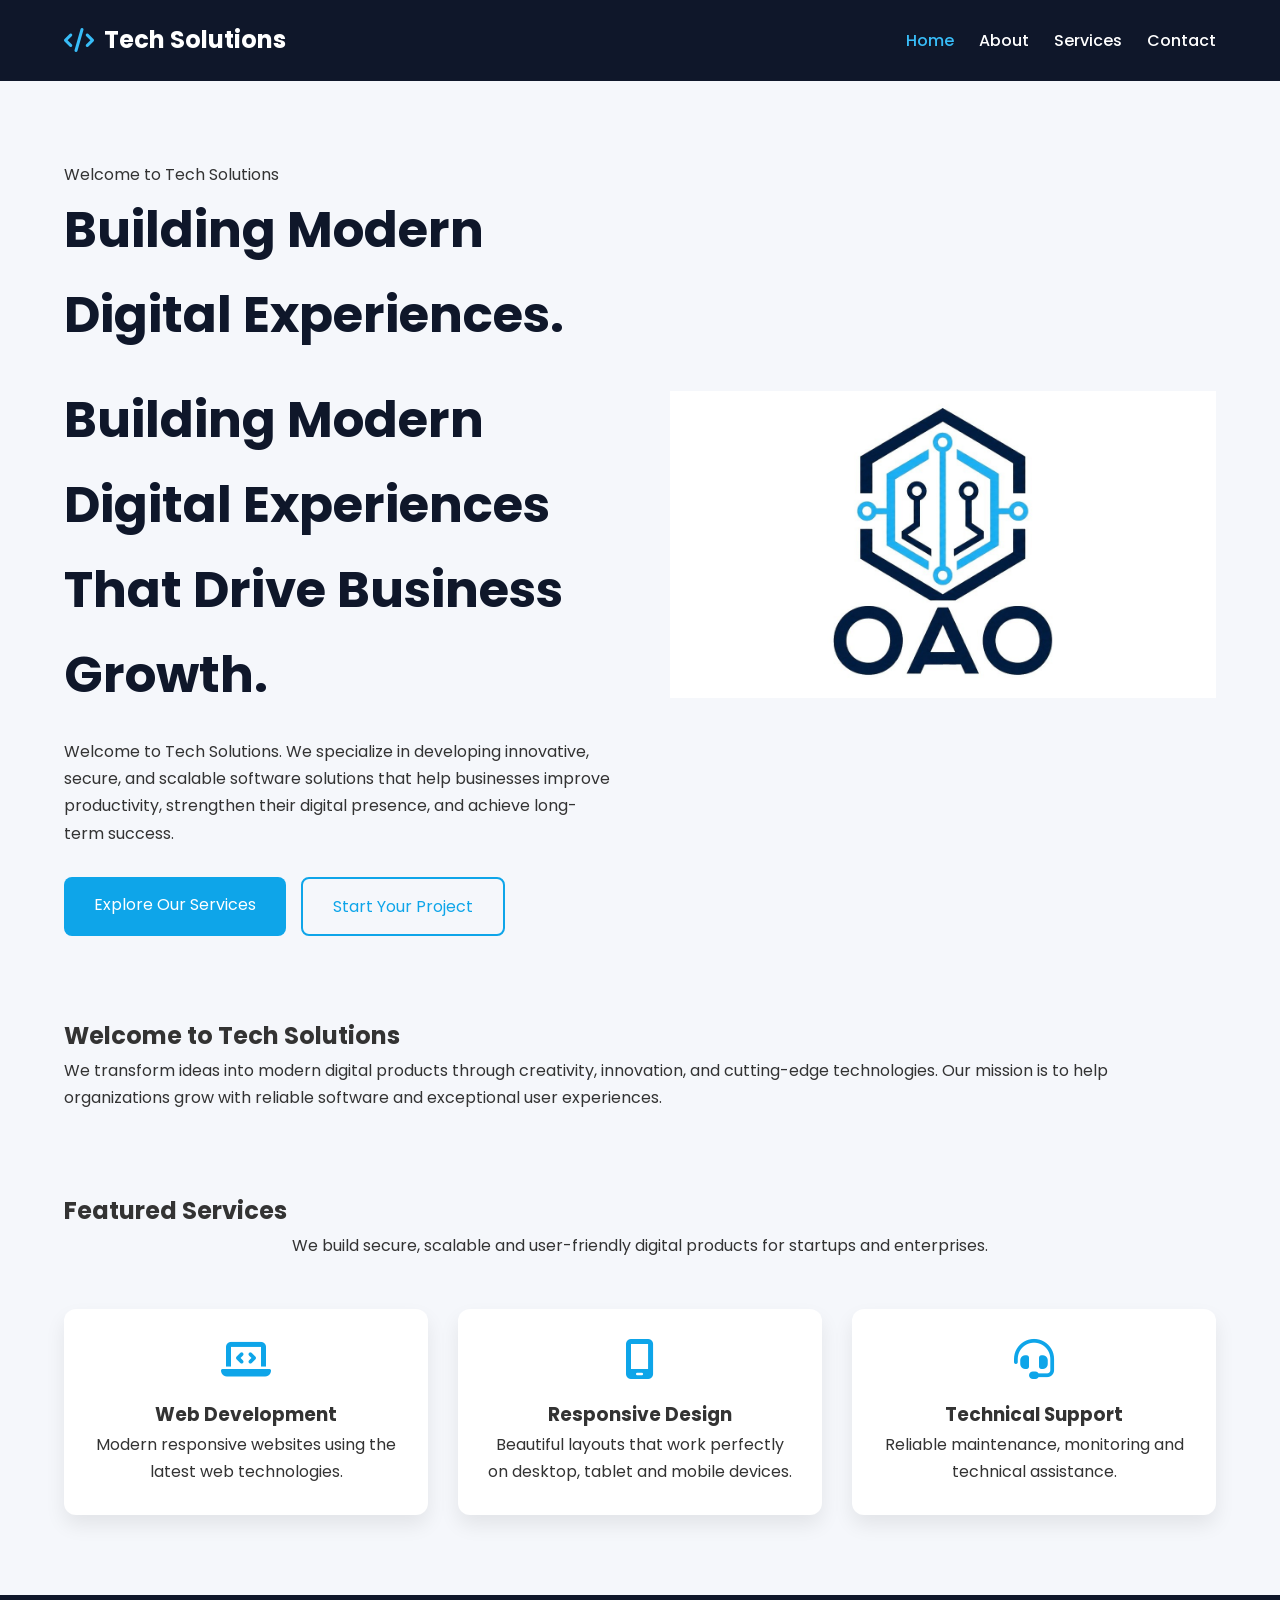
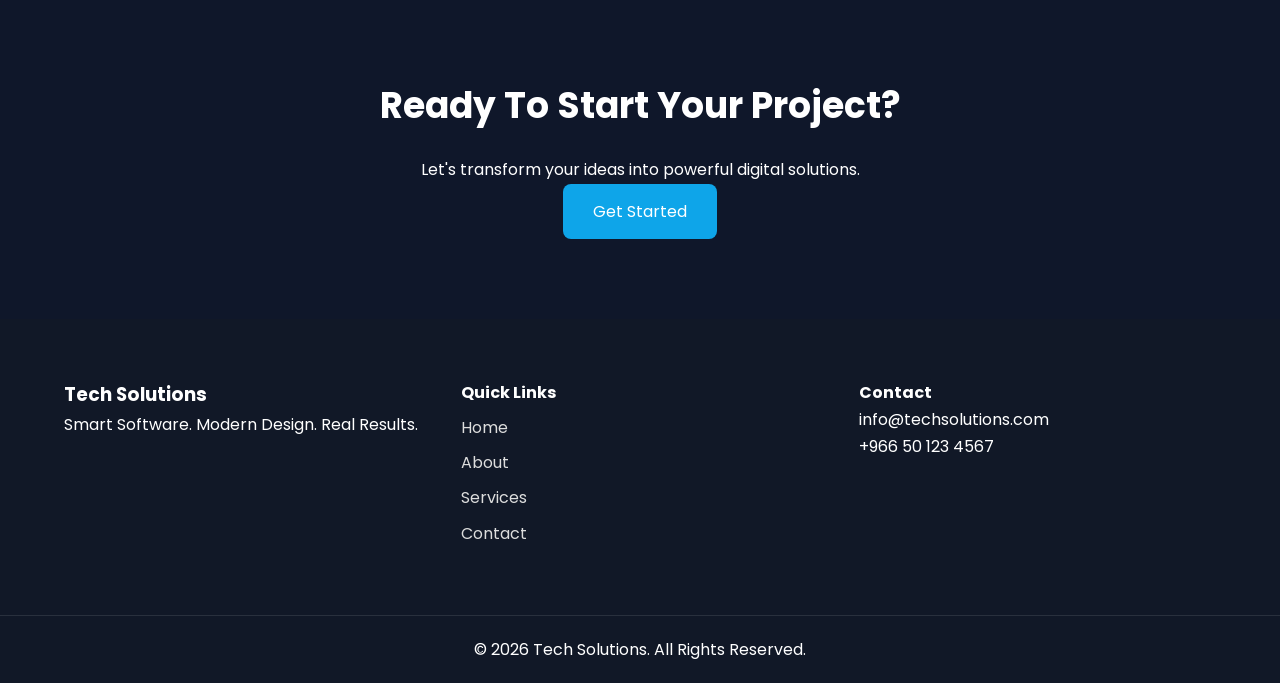
<file: index.html>
<!DOCTYPE html>
<html lang="en">

<head>

    <meta charset="UTF-8">

    <meta name="viewport"
          content="width=device-width, initial-scale=1.0">

    <title>Tech Solutions | Home</title>

    <link rel="stylesheet"
          href="css/style.css">

    <link rel="preconnect"
          href="https://fonts.googleapis.com">

    <link rel="preconnect"
          href="https://fonts.gstatic.com"
          crossorigin>

    <link href="https://fonts.googleapis.com/css2?family=Poppins:wght@300;400;500;600;700;800&display=swap"
          rel="stylesheet">

    <link rel="stylesheet"
          href="https://cdnjs.cloudflare.com/ajax/libs/font-awesome/6.7.2/css/all.min.css">

</head>

<body>

<header>

    <div class="container">

        <div class="logo">

            <i class="fa-solid fa-code"></i>

            <span>Tech Solutions</span>

        </div>

        <nav>

            <a class="active"
               href="index.html">

                Home

            </a>

            <a href="about.html">

                About

            </a>

            <a href="services.html">

                Services

            </a>

            <a href="contact.html">

                Contact

            </a>

        </nav>

    </div>

</header>

<section class="hero">

    <div class="container hero-content">

        <div class="hero-text">

            <span class="hero-badge">
                Welcome to Tech Solutions
            </span>
            <h1>

                Building Modern Digital Experiences.

            <h1>
                Building Modern Digital Experiences That Drive Business Growth.
            </h1>

            <p>
                Welcome to Tech Solutions. We specialize in developing innovative,
                secure, and scalable software solutions that help businesses improve
                productivity, strengthen their digital presence, and achieve long-term success.
            </p>

            <div class="hero-buttons">

                <a href="services.html" class="btn">
                    Explore Our Services
                </a>

                <a href="contact.html" class="btn-outline">
                    Start Your Project
                </a>

            </div>

        </div>

        <div class="hero-image">

            <img src="images/hero.png"
                 alt="Tech Solutions Hero">

        </div>

    </div>

</section>

<section class="welcome-banner">

    <div class="container">

        <h2>Welcome to Tech Solutions</h2>

        <p>
            We transform ideas into modern digital products through creativity,
            innovation, and cutting-edge technologies. Our mission is to help
            organizations grow with reliable software and exceptional user experiences.
        </p>

    </div>

</section>

<section class="services-preview">

    <div class="container">

        <h2>

            Featured Services

        </h2>

        <p class="section-text">

            We build secure, scalable and user-friendly
            digital products for startups and enterprises.

        </p>

        <div class="cards">

            <div class="card">

                <i class="fa-solid fa-laptop-code"></i>

                <h3>

                    Web Development

                </h3>

                <p>

                    Modern responsive websites using
                    the latest web technologies.

                </p>

            </div>

            <div class="card">

                <i class="fa-solid fa-mobile-screen"></i>

                <h3>

                    Responsive Design

                </h3>

                <p>

                    Beautiful layouts that work perfectly
                    on desktop, tablet and mobile devices.

                </p>

            </div>

            <div class="card">

                <i class="fa-solid fa-headset"></i>

                <h3>

                    Technical Support

                </h3>

                <p>

                    Reliable maintenance,
                    monitoring and technical assistance.

                </p>

            </div>

        </div>

    </div>

</section>

<section class="cta">

    <div class="container">

        <h2>

            Ready To Start Your Project?

        </h2>

        <p>

            Let's transform your ideas into powerful
            digital solutions.

        </p>

        <a href="contact.html"
           class="btn">

            Get Started

        </a>

    </div>

</section>

<footer>

    <div class="container footer-content">

        <div>

            <h3>

                Tech Solutions

            </h3>

            <p>

                Smart Software.
                Modern Design.
                Real Results.

            </p>

        </div>

        <div>

            <h4>

                Quick Links

            </h4>

            <a href="index.html">Home</a>

            <a href="about.html">About</a>

            <a href="services.html">Services</a>

            <a href="contact.html">Contact</a>

        </div>

        <div>

            <h4>

                Contact

            </h4>

            <p>

                info@techsolutions.com

            </p>

            <p>

                +966 50 123 4567

            </p>

        </div>

    </div>

    <div class="copyright">

        © 2026 Tech Solutions.
        All Rights Reserved.

    </div>

</footer>

<script src="js/script.js"></script>

</body>

</html>
</file>
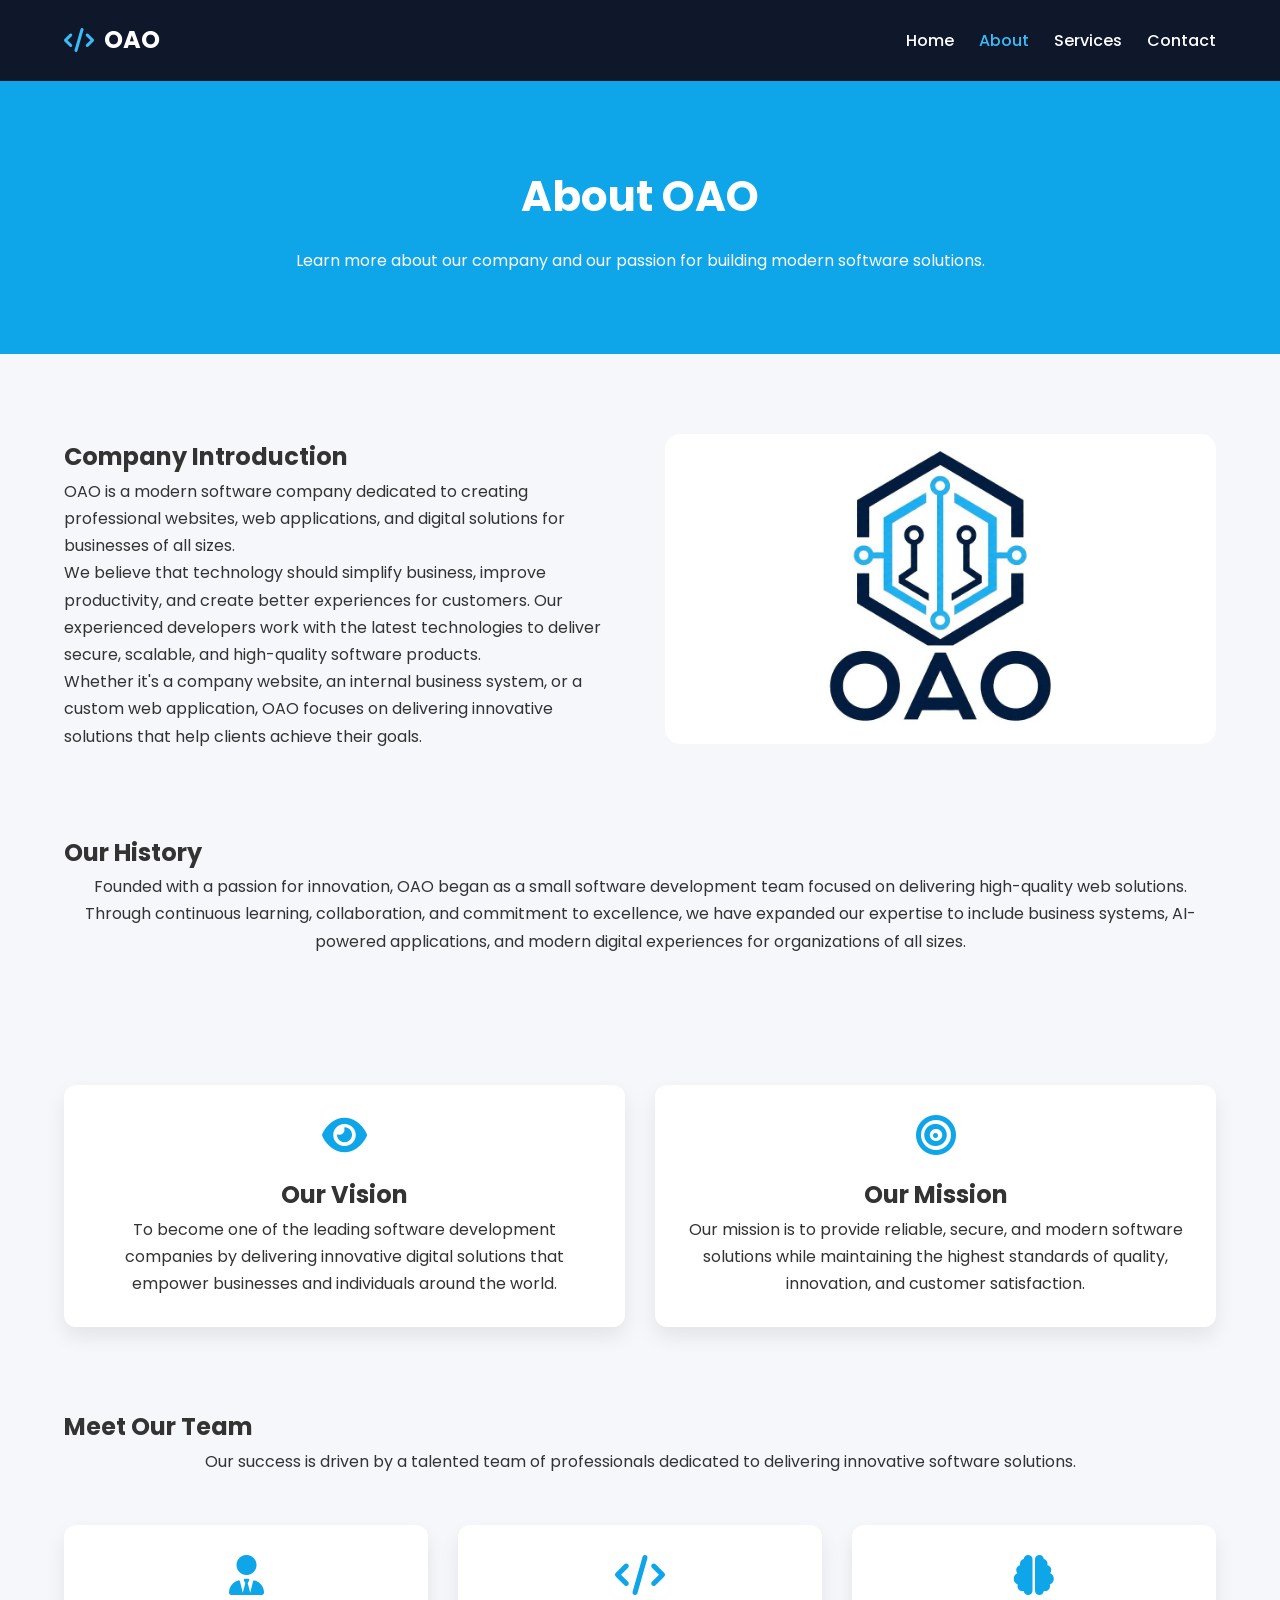
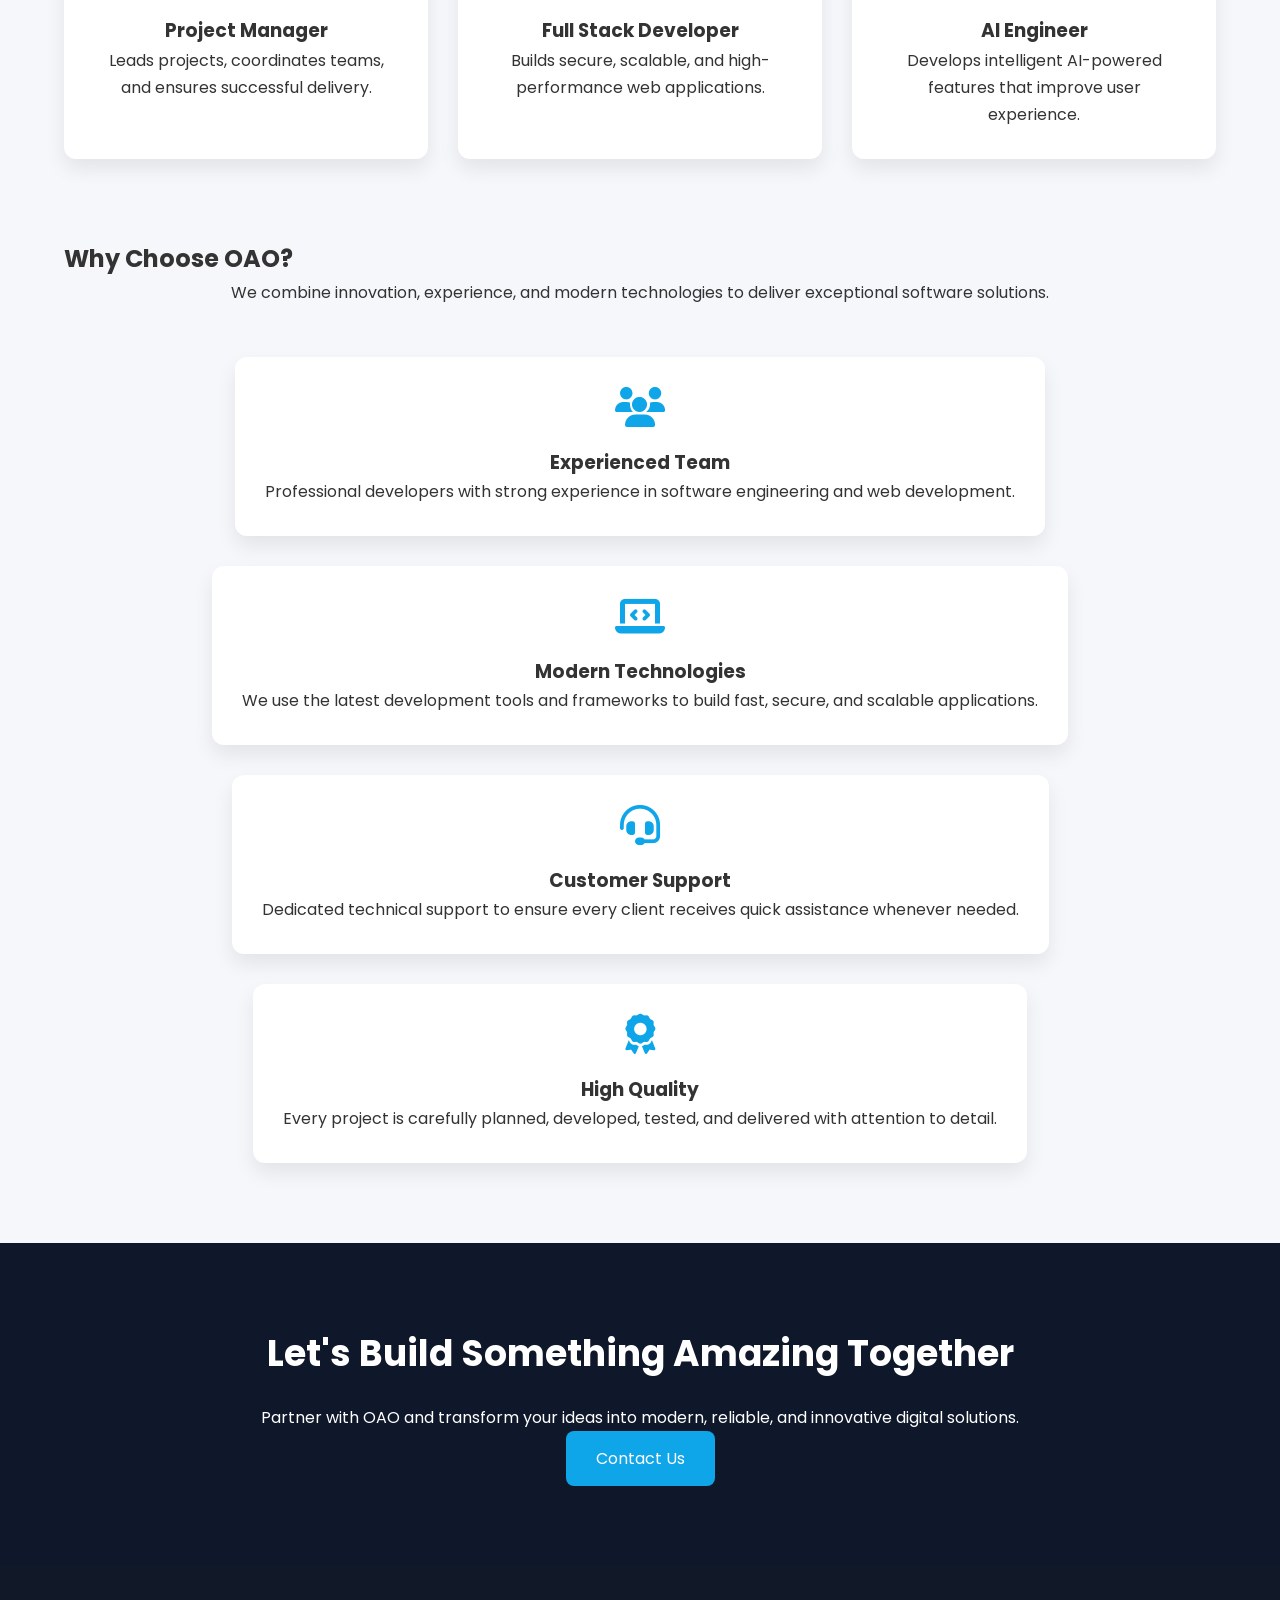
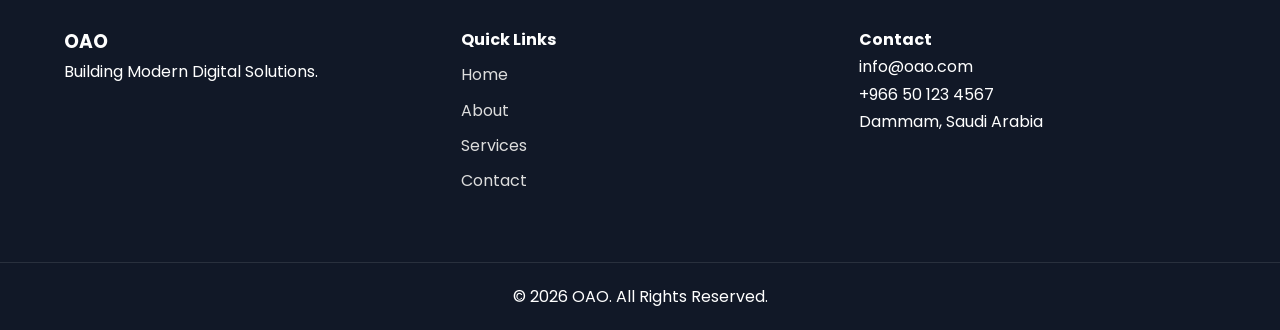
<file: about.html>
<!DOCTYPE html>
<html lang="en">

<head>

    <meta charset="UTF-8">

    <meta name="viewport" content="width=device-width, initial-scale=1.0">

    <title>OAO | About</title>

    <link rel="stylesheet" href="css/style.css">

    <link rel="preconnect" href="https://fonts.googleapis.com">

    <link rel="preconnect" href="https://fonts.gstatic.com" crossorigin>

    <link href="https://fonts.googleapis.com/css2?family=Poppins:wght@300;400;500;600;700&display=swap" rel="stylesheet">

    <link rel="stylesheet"
        href="https://cdnjs.cloudflare.com/ajax/libs/font-awesome/6.7.2/css/all.min.css">

</head>

<body>

<header>

    <div class="container">

        <div class="logo">

            <i class="fa-solid fa-code"></i>

            <span>OAO</span>

        </div>

        <nav>

            <a href="index.html">Home</a>

            <a class="active" href="about.html">About</a>

            <a href="services.html">Services</a>

            <a href="contact.html">Contact</a>

        </nav>

    </div>

</header>

<section class="page-banner">

    <div class="container">

        <h1>About OAO</h1>

        <p>

            Learn more about our company and our passion for building
            modern software solutions.

        </p>

    </div>

</section>

<section class="about">

    <div class="container">

        <div class="about-content">

            <div>

                <h2>Company Introduction</h2>

                <p>

                    OAO is a modern software company dedicated to creating
                    professional websites, web applications, and digital
                    solutions for businesses of all sizes.

                </p>

                <p>

                    We believe that technology should simplify business,
                    improve productivity, and create better experiences
                    for customers. Our experienced developers work with
                    the latest technologies to deliver secure, scalable,
                    and high-quality software products.

                </p>

                <p>

                    Whether it's a company website, an internal business
                    system, or a custom web application, OAO focuses on
                    delivering innovative solutions that help clients
                    achieve their goals.

                </p>

            </div>

            <div>

                <img src="images/hero.png"
                     alt="About OAO">

            </div>

        </div>

    </div>

</section>

<section class="history">

    <div class="container">

        <h2>Our History</h2>

        <p class="section-text">

            Founded with a passion for innovation, OAO began as a small software
            development team focused on delivering high-quality web solutions.
            Through continuous learning, collaboration, and commitment to excellence,
            we have expanded our expertise to include business systems, AI-powered
            applications, and modern digital experiences for organizations of all sizes.

        </p>

    </div>

</section>
<section class="vision-mission">

    <div class="container">

        <div class="info-card">

            <i class="fa-solid fa-eye"></i>

            <h2>Our Vision</h2>

            <p>

                To become one of the leading software development companies
                by delivering innovative digital solutions that empower
                businesses and individuals around the world.

            </p>

        </div>

        <div class="info-card">

            <i class="fa-solid fa-bullseye"></i>

            <h2>Our Mission</h2>

            <p>

                Our mission is to provide reliable, secure, and modern
                software solutions while maintaining the highest standards
                of quality, innovation, and customer satisfaction.

            </p>

        </div>

    </div>

</section>

<section class="team">

    <div class="container">

        <h2>Meet Our Team</h2>

        <p class="section-text">

            Our success is driven by a talented team of professionals dedicated
            to delivering innovative software solutions.

        </p>

        <div class="cards">

            <div class="card">

                <i class="fa-solid fa-user-tie"></i>

                <h3>Project Manager</h3>

                <p>

                    Leads projects, coordinates teams, and ensures successful delivery.

                </p>

            </div>

            <div class="card">

                <i class="fa-solid fa-code"></i>

                <h3>Full Stack Developer</h3>

                <p>

                    Builds secure, scalable, and high-performance web applications.

                </p>

            </div>

            <div class="card">

                <i class="fa-solid fa-brain"></i>

                <h3>AI Engineer</h3>

                <p>

                    Develops intelligent AI-powered features that improve user experience.

                </p>

            </div>

        </div>

    </div>

</section>

<section class="why-us">

    <div class="container">

        <h2>Why Choose OAO?</h2>

        <p class="section-text">

            We combine innovation, experience, and modern technologies
            to deliver exceptional software solutions.

        </p>

        <div class="features">

            <div class="feature">

                <i class="fa-solid fa-users"></i>

                <h3>Experienced Team</h3>

                <p>

                    Professional developers with strong experience
                    in software engineering and web development.

                </p>

            </div>

            <div class="feature">
                <i class="fa-solid fa-laptop-code"></i>

                <h3>Modern Technologies</h3>

                <p>

                    We use the latest development tools and frameworks
                    to build fast, secure, and scalable applications.

                </p>

            </div>

            <div class="feature">

                <i class="fa-solid fa-headset"></i>

                <h3>Customer Support</h3>

                <p>

                    Dedicated technical support to ensure every client
                    receives quick assistance whenever needed.

                </p>

            </div>

            <div class="feature">

                <i class="fa-solid fa-award"></i>

                <h3>High Quality</h3>

                <p>

                    Every project is carefully planned, developed,
                    tested, and delivered with attention to detail.

                </p>

            </div>

        </div>

    </div>

</section>

<section class="cta">

    <div class="container">

        <h2>

            Let's Build Something Amazing Together

        </h2>

        <p>

            Partner with OAO and transform your ideas into modern,
            reliable, and innovative digital solutions.

        </p>

        <a href="contact.html" class="btn">

            Contact Us

        </a>

    </div>

</section>

<footer>

    <div class="container footer-content">

        <div>

            <h3>OAO</h3>

            <p>

                Building Modern Digital Solutions.

            </p>

        </div>

        <div>

            <h4>Quick Links</h4>

            <a href="index.html">Home</a>

            <a href="about.html">About</a>

            <a href="services.html">Services</a>

            <a href="contact.html">Contact</a>

        </div>

        <div>

            <h4>Contact</h4>

            <p>info@oao.com</p>

            <p>+966 50 123 4567</p>

            <p>Dammam, Saudi Arabia</p>

        </div>

    </div>

    <div class="copyright">

        © 2026 OAO. All Rights Reserved.

    </div>

</footer>

<script src="js/script.js"></script>

</body>

</html>
</file>
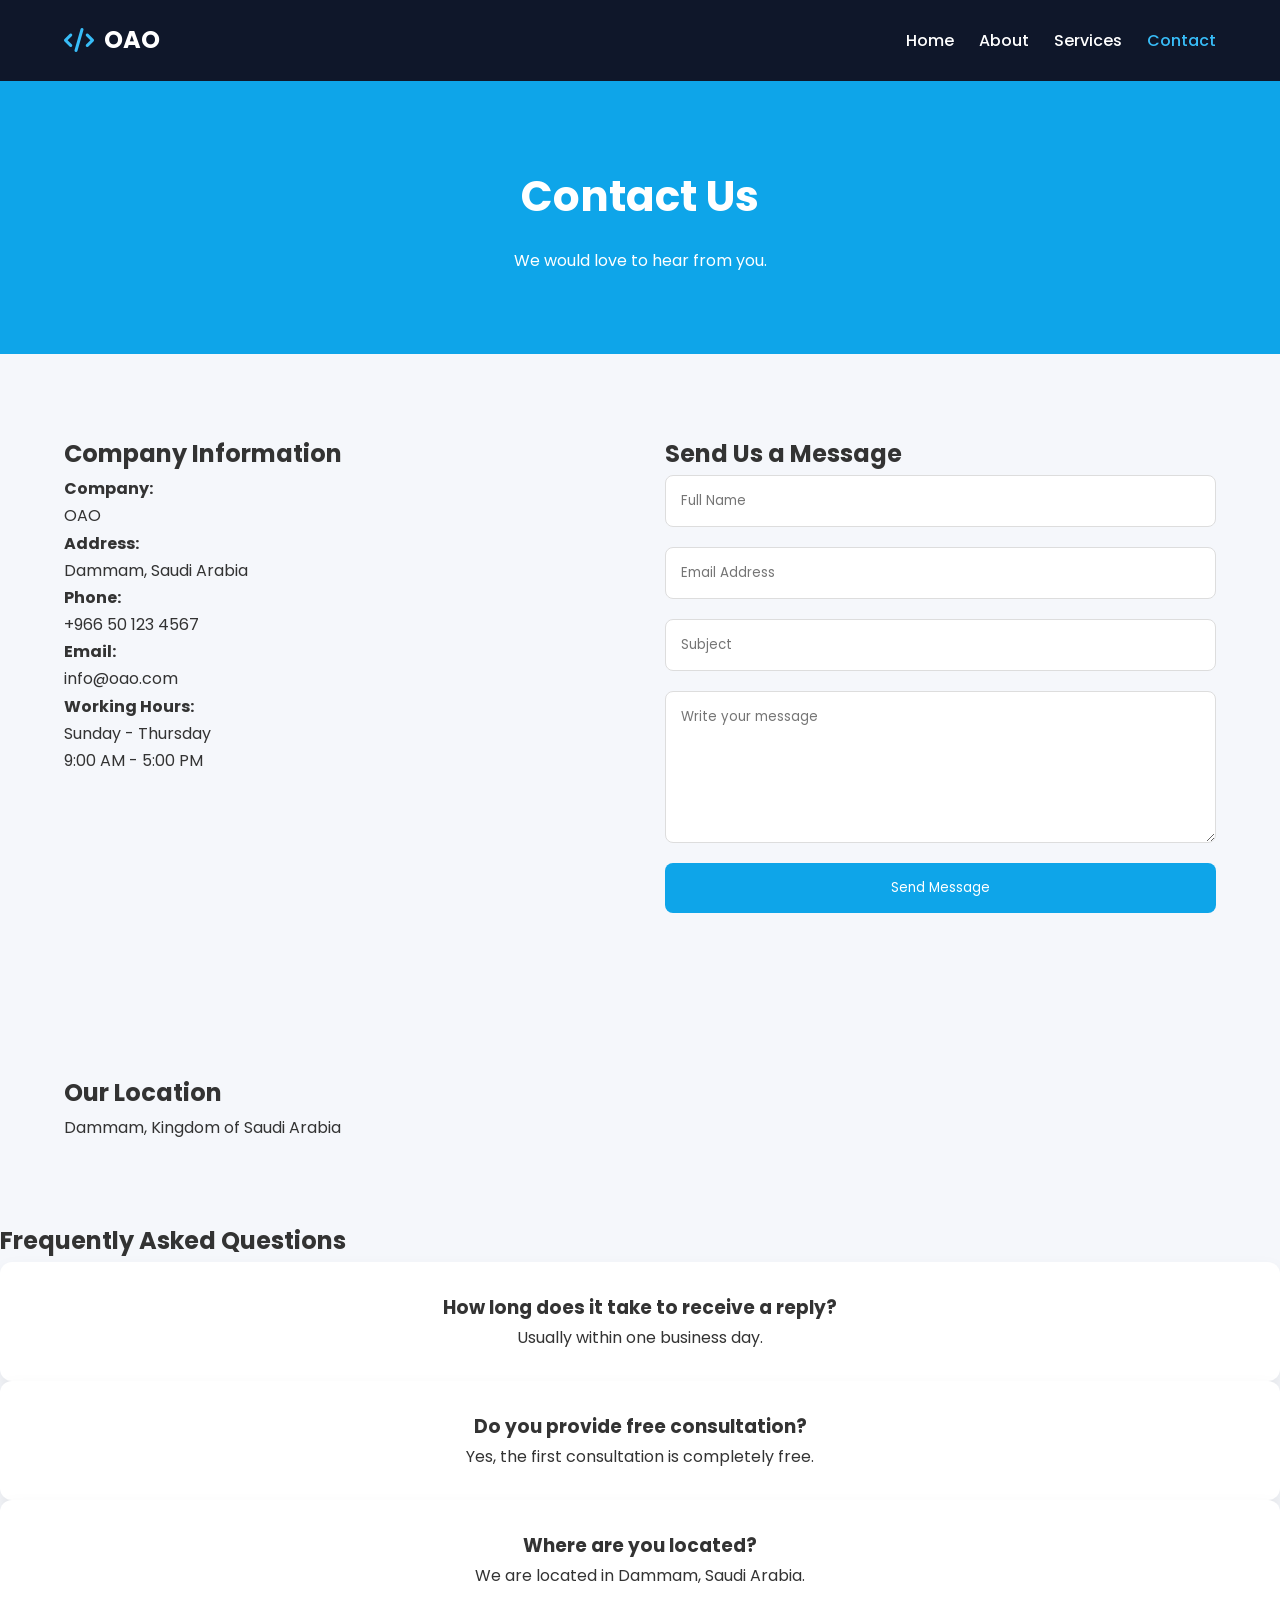
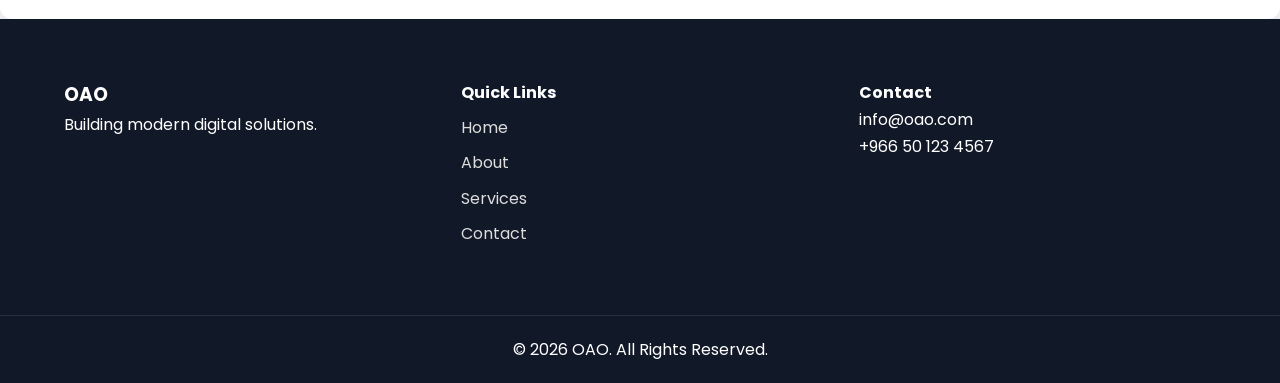
<file: contact.html>
<!DOCTYPE html>
<html lang="en">

<head>

    <meta charset="UTF-8">

    <meta name="viewport" content="width=device-width, initial-scale=1.0">

    <title>OAO | Contact</title>

    <link rel="stylesheet" href="css/style.css">

    <link rel="preconnect" href="https://fonts.googleapis.com">

    <link rel="preconnect" href="https://fonts.gstatic.com" crossorigin>

    <link href="https://fonts.googleapis.com/css2?family=Poppins:wght@300;400;500;600;700&display=swap" rel="stylesheet">

    <link rel="stylesheet"
        href="https://cdnjs.cloudflare.com/ajax/libs/font-awesome/6.7.2/css/all.min.css">

</head>

<body>

<header>

<div class="container">

<div class="logo">

<i class="fa-solid fa-code"></i>

<span>OAO</span>

</div>

<nav>

<a href="index.html">Home</a>

<a href="about.html">About</a>

<a href="services.html">Services</a>

<a class="active" href="contact.html">Contact</a>

</nav>

</div>

</header>

<section class="page-banner">

<div class="container">

<h1>Contact Us</h1>

<p>

We would love to hear from you.

</p>

</div>

</section>

<section class="contact-section">

<div class="container contact-grid">

<div class="contact-info">

<h2>Company Information</h2>

<p>

<strong>Company:</strong><br>

OAO

</p>

<p>

<strong>Address:</strong><br>

Dammam, Saudi Arabia

</p>

<p>

<strong>Phone:</strong><br>

+966 50 123 4567

</p>

<p>

<strong>Email:</strong><br>

info@oao.com

</p>

<p>

<strong>Working Hours:</strong><br>

Sunday - Thursday<br>

9:00 AM - 5:00 PM

</p>

</div>

<div class="contact-form">

<h2>Send Us a Message</h2>

<form onsubmit="return validateForm()">

<input
type="text"
id="name"
placeholder="Full Name">

<input
type="email"
id="email"
placeholder="Email Address">

<input
type="text"
id="subject"
placeholder="Subject">

<textarea
id="message"
rows="6"
placeholder="Write your message"></textarea>

<button type="submit">

Send Message

</button>

</form>

</div>

</div>

</section>

<section class="location">

<div class="container">

<h2>

Our Location

</h2>

<p>

Dammam, Kingdom of Saudi Arabia

</p>

</div>

</section>

<section class="faq">

<h2>Frequently Asked Questions</h2>

<div class="card">
    <h3>How long does it take to receive a reply?</h3>
    <p>Usually within one business day.</p>
</div>

<div class="card">
    <h3>Do you provide free consultation?</h3>
    <p>Yes, the first consultation is completely free.</p>
</div>

<div class="card">
    <h3>Where are you located?</h3>
    <p>We are located in Dammam, Saudi Arabia.</p>
</div>

</section>

<footer>

<div class="container footer-content">

<div>

<h3>

OAO

</h3>

<p>

Building modern digital solutions.

</p>

</div>

<div>

<h4>

Quick Links

</h4>

<a href="index.html">Home</a>

<a href="about.html">About</a>

<a href="services.html">Services</a>

<a href="contact.html">Contact</a>

</div>

<div>

<h4>

Contact

</h4>

<p>

info@oao.com

</p>

<p>

+966 50 123 4567

</p>

</div>

</div>

<div class="copyright">

© 2026 OAO. All Rights Reserved.

</div>

</footer>

<script src="js/script.js"></script>

</body>

</html>
</file>
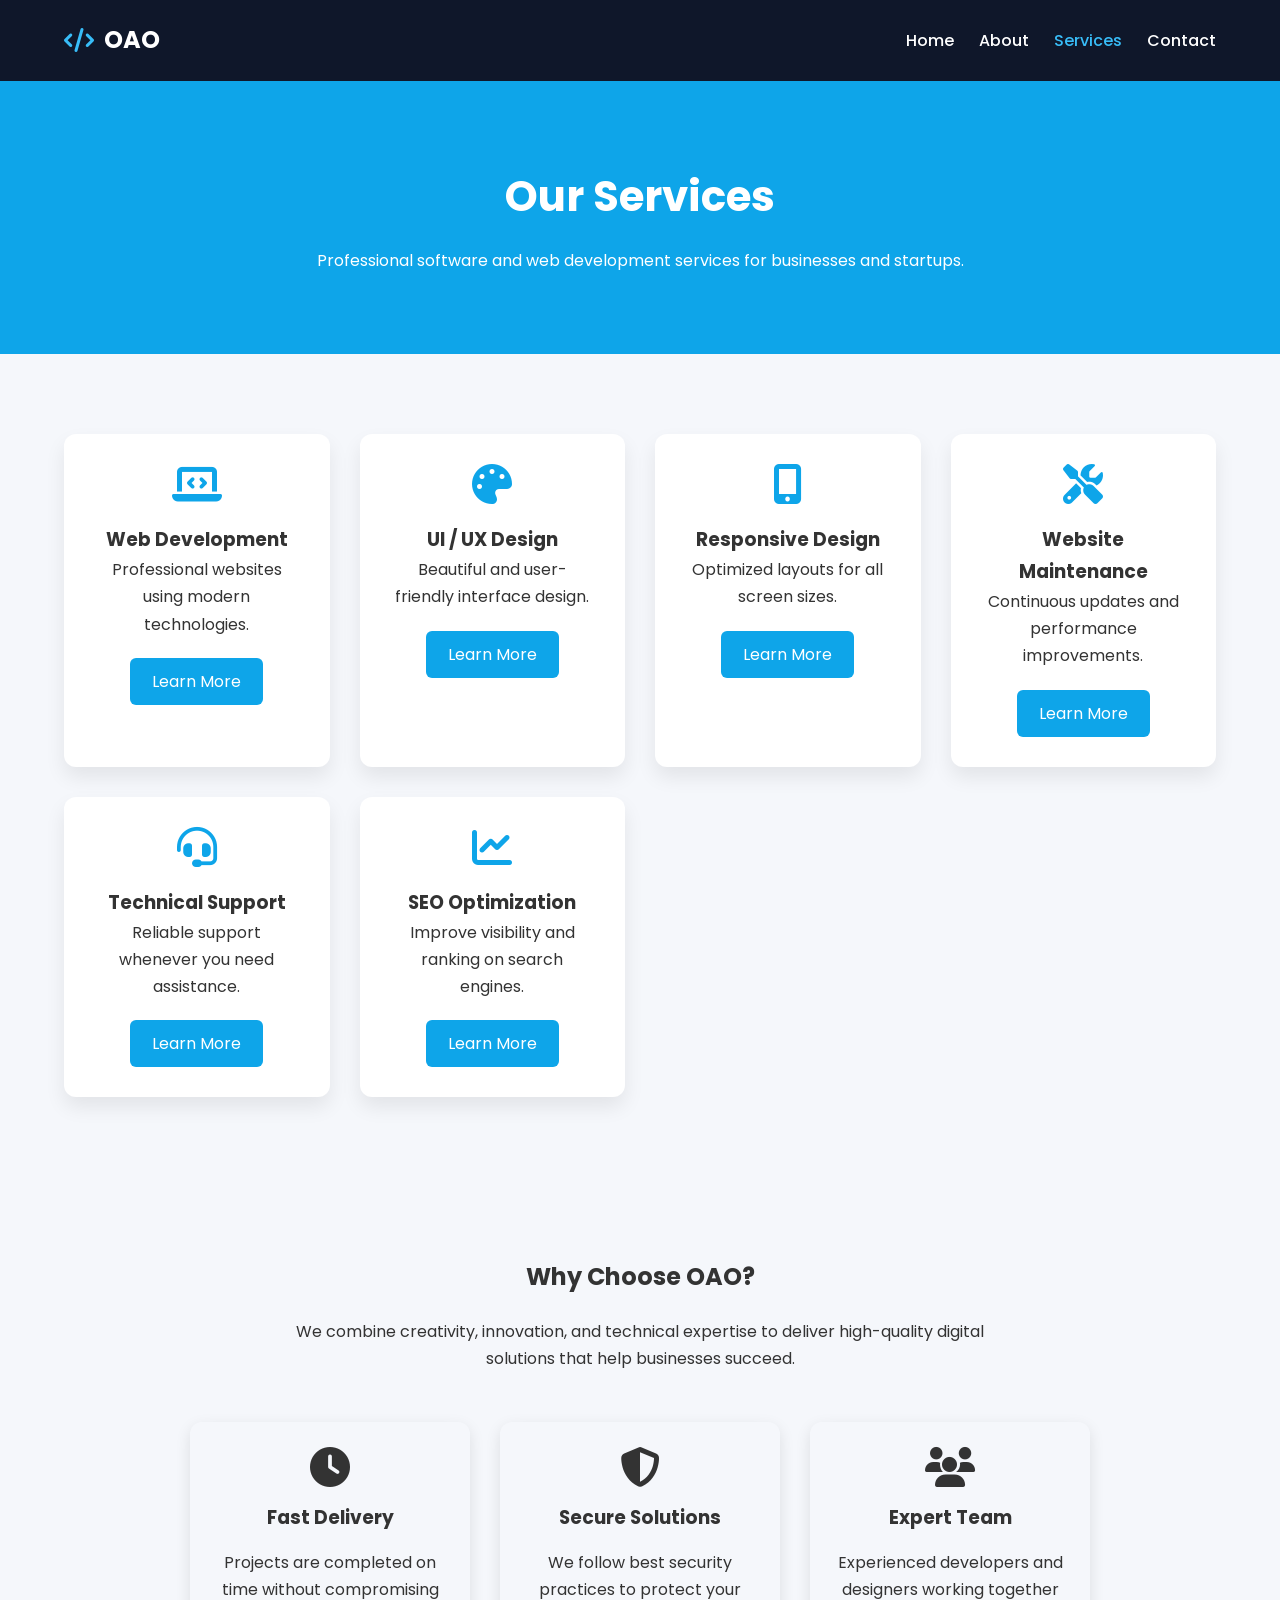
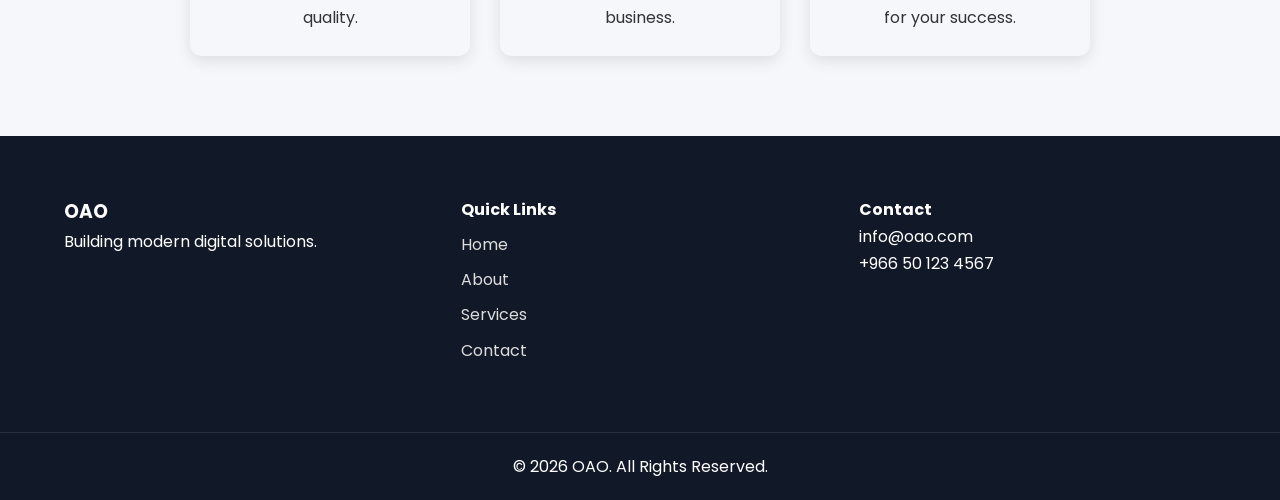
<file: services.html>
<!DOCTYPE html>
<html lang="en">

<head>

    <meta charset="UTF-8">

    <meta name="viewport" content="width=device-width, initial-scale=1.0">

    <title>OAO | Services</title>

    <link rel="stylesheet" href="css/style.css">

    <link rel="preconnect" href="https://fonts.googleapis.com">

    <link rel="preconnect" href="https://fonts.gstatic.com" crossorigin>

    <link href="https://fonts.googleapis.com/css2?family=Poppins:wght@300;400;500;600;700&display=swap" rel="stylesheet">

    <link rel="stylesheet"
        href="https://cdnjs.cloudflare.com/ajax/libs/font-awesome/6.7.2/css/all.min.css">

</head>

<body>

<header>

<div class="container">

<div class="logo">

<i class="fa-solid fa-code"></i>

<span>OAO</span>

</div>

<nav>

<a href="index.html">Home</a>

<a href="about.html">About</a>

<a class="active" href="services.html">Services</a>

<a href="contact.html">Contact</a>

</nav>

</div>

</header>

<section class="page-banner">

<div class="container">

<h1>Our Services</h1>

<p>

Professional software and web development services
for businesses and startups.

</p>

</div>

</section>

<section class="services">

<div class="container">

<div class="service-grid">

<div class="service-card">

<i class="fa-solid fa-laptop-code"></i>

<h3>Web Development</h3>

<p>

Professional websites using modern technologies.

</p>

<a href="#">Learn More</a>

</div>

<div class="service-card">

<i class="fa-solid fa-palette"></i>

<h3>UI / UX Design</h3>

<p>

Beautiful and user-friendly interface design.

</p>

<a href="#">Learn More</a>

</div>

<div class="service-card">

<i class="fa-solid fa-mobile-screen-button"></i>

<h3>Responsive Design</h3>

<p>

Optimized layouts for all screen sizes.

</p>

<a href="#">Learn More</a>

</div>

<div class="service-card">

<i class="fa-solid fa-screwdriver-wrench"></i>

<h3>Website Maintenance</h3>

<p>

Continuous updates and performance improvements.

</p>

<a href="#">Learn More</a>

</div>

<div class="service-card">

<i class="fa-solid fa-headset"></i>

<h3>Technical Support</h3>

<p>

Reliable support whenever you need assistance.

</p>

<a href="#">Learn More</a>

</div>

<div class="service-card">

<i class="fa-solid fa-chart-line"></i>

<h3>SEO Optimization</h3>

<p>

Improve visibility and ranking on search engines.

</p>

<a href="#">Learn More</a>

</div>

</div>

</div>

</section>

<section class="why-choose-us">

    <div class="container">

        <h2>Why Choose OAO?</h2>

        <p class="section-description">
            We combine creativity, innovation, and technical expertise to deliver high-quality digital solutions that help businesses succeed.
        </p>

        <div class="features">

            <div class="feature-box">
                <i class="fa-solid fa-clock"></i>
                <h3>Fast Delivery</h3>
                <p>Projects are completed on time without compromising quality.</p>
            </div>

            <div class="feature-box">
                <i class="fa-solid fa-shield-halved"></i>
                <h3>Secure Solutions</h3>
                <p>We follow best security practices to protect your business.</p>
            </div>

            <div class="feature-box">
                <i class="fa-solid fa-users"></i>
                <h3>Expert Team</h3>
                <p>Experienced developers and designers working together for your success.</p>
            </div>

        </div>

    </div>

</section>

<footer>

<div class="container footer-content">

<div>

<h3>OAO</h3>

<p>

Building modern digital solutions.

</p>

</div>

<div>

<h4>Quick Links</h4>

<a href="index.html">Home</a>

<a href="about.html">About</a>

<a href="services.html">Services</a>

<a href="contact.html">Contact</a>

</div>

<div>

<h4>Contact</h4>

<p>info@oao.com</p>

<p>+966 50 123 4567</p>

</div>

</div>

<div class="copyright">

© 2026 OAO. All Rights Reserved.

</div>

</footer>

<script src="js/script.js"></script>

</body>

</html>
</file>
<file: css/style.css>
*{
    margin:0;
    padding:0;
    box-sizing:border-box;
    font-family:'Poppins',sans-serif;
}

html{
    scroll-behavior:smooth;
}

body{
    background:#f5f7fb;
    color:#333;
    line-height:1.7;
}

.container{
    width:90%;
    max-width:1200px;
    margin:auto;
}

header{
    background:#0f172a;
    color:#fff;
    position:sticky;
    top:0;
    z-index:1000;
}

header .container{
    display:flex;
    justify-content:space-between;
    align-items:center;
    padding:20px 0;
}

.logo{
    display:flex;
    align-items:center;
    gap:10px;
    font-size:24px;
    font-weight:700;
}

.logo i{
    color:#38bdf8;
}

nav{
    display:flex;
    gap:25px;
}

nav a{
    color:#fff;
    text-decoration:none;
    transition:.3s;
    font-weight:500;
}

nav a:hover,
nav .active{
    color:#38bdf8;
}

.hero{
    padding:80px 0;
}

.hero-content{
    display:grid;
    grid-template-columns:repeat(2,1fr);
    gap:60px;
    align-items:center;
}

.hero h1{
    font-size:50px;
    margin-bottom:20px;
    color:#0f172a;
}

.hero p{
    margin-bottom:30px;
}

.hero-image img{
    width:100%;
}

.hero-buttons{
    display:flex;
    gap:15px;
}

.btn{
    display:inline-block;
    background:#0ea5e9;
    color:#fff;
    padding:14px 30px;
    border-radius:8px;
    text-decoration:none;
    transition:.3s;
}

.btn:hover{
    background:#0284c7;
}

.btn-outline{
    display:inline-block;
    padding:14px 30px;
    border:2px solid #0ea5e9;
    border-radius:8px;
    text-decoration:none;
    color:#0ea5e9;
    transition:.3s;
}

.btn-outline:hover{
    background:#0ea5e9;
    color:#fff;
}

.page-banner{
    background:#0ea5e9;
    color:#fff;
    text-align:center;
    padding:80px 0;
}

.page-banner h1{
    font-size:42px;
    margin-bottom:15px;
}

.services-preview,
.services,
.about,
.vision-mission,
.why-us,
.contact-section,
.location,
.cta{
    padding:80px 0;
}

.section-text{
    text-align:center;
    margin-bottom:50px;
}

.cards,
.features,
.service-grid{
    display:grid;
    grid-template-columns:repeat(auto-fit,minmax(250px,1fr));
    gap:30px;
}

.card,
.feature,
.service-card,
.info-card{
    background:#fff;
    padding:30px;
    border-radius:12px;
    box-shadow:0 10px 20px rgba(0,0,0,.08);
    text-align:center;
    transition:.3s;
}

.card:hover,
.feature:hover,
.service-card:hover,
.info-card:hover{
    transform:translateY(-8px);
}

.card i,
.feature i,
.service-card i,
.info-card i{
    font-size:40px;
    color:#0ea5e9;
    margin-bottom:20px;
}

.service-card a{
    display:inline-block;
    margin-top:20px;
    text-decoration:none;
    background:#0ea5e9;
    color:#fff;
    padding:10px 22px;
    border-radius:6px;
}

.about-content{
    display:grid;
    grid-template-columns:repeat(2,1fr);
    gap:50px;
    align-items:center;
}

.about-content img{
    width:100%;
    border-radius:15px;
}

.vision-mission .container{
    display:grid;
    grid-template-columns:repeat(auto-fit,minmax(300px,1fr));
    gap:30px;
}

.contact-grid{
    display:grid;
    grid-template-columns:1fr 1fr;
    gap:50px;
}

.contact-form form{
    display:flex;
    flex-direction:column;
}

.contact-form input,
.contact-form textarea{
    padding:15px;
    margin-bottom:20px;
    border:1px solid #ddd;
    border-radius:8px;
    outline:none;
}

.contact-form button{
    border:none;
    background:#0ea5e9;
    color:#fff;
    padding:15px;
    border-radius:8px;
    cursor:pointer;
    transition:.3s;
}

.contact-form button:hover{
    background:#0284c7;
}

.cta{
    background:#0f172a;
    color:#fff;
    text-align:center;
}

.cta h2{
    margin-bottom:20px;
    font-size:36px;
}

footer{
    background:#111827;
    color:#fff;
}

.footer-content{
    display:grid;
    grid-template-columns:repeat(auto-fit,minmax(250px,1fr));
    gap:40px;
    padding:60px 0;
}

.footer-content a{
    display:block;
    color:#ddd;
    text-decoration:none;
    margin:8px 0;
}

.footer-content a:hover{
    color:#38bdf8;
}

.copyright{
    text-align:center;
    padding:20px;
    border-top:1px solid rgba(255,255,255,.1);
}

img{
    max-width:100%;
}

@media(max-width:900px){

.hero-content,
.about-content,
.contact-grid{
    grid-template-columns:1fr;
    text-align:center;
}

nav{
    flex-wrap:wrap;
    justify-content:center;
}

.hero-buttons{
    justify-content:center;
}

.hero h1{
    font-size:36px;
}

.page-banner h1{
    font-size:32px;
}
.hero-image img,
.about-content img{
    width:300px !important;
    height:300px !important;
    border-radius:50% !important;
    object-fit:contain !important;
    display:block;
    margin:auto;
}

}
.why-choose-us{

    padding:80px 20px;

    text-align:center;

}

.section-description{

    max-width:700px;

    margin:20px auto 50px;

}

.features{

    display:flex;

    justify-content:center;

    gap:30px;

    flex-wrap:wrap;

}

.feature-box{

    width:280px;

    padding:25px;

    border-radius:12px;

    box-shadow:0 5px 15px rgba(0,0,0,.1);

    transition:.3s;

}

.feature-box:hover{

    transform:translateY(-8px);

}

.feature-box i{

    font-size:40px;

    margin-bottom:15px;

}

.feature-box h3{

    margin-bottom:15px;

}
</file>
